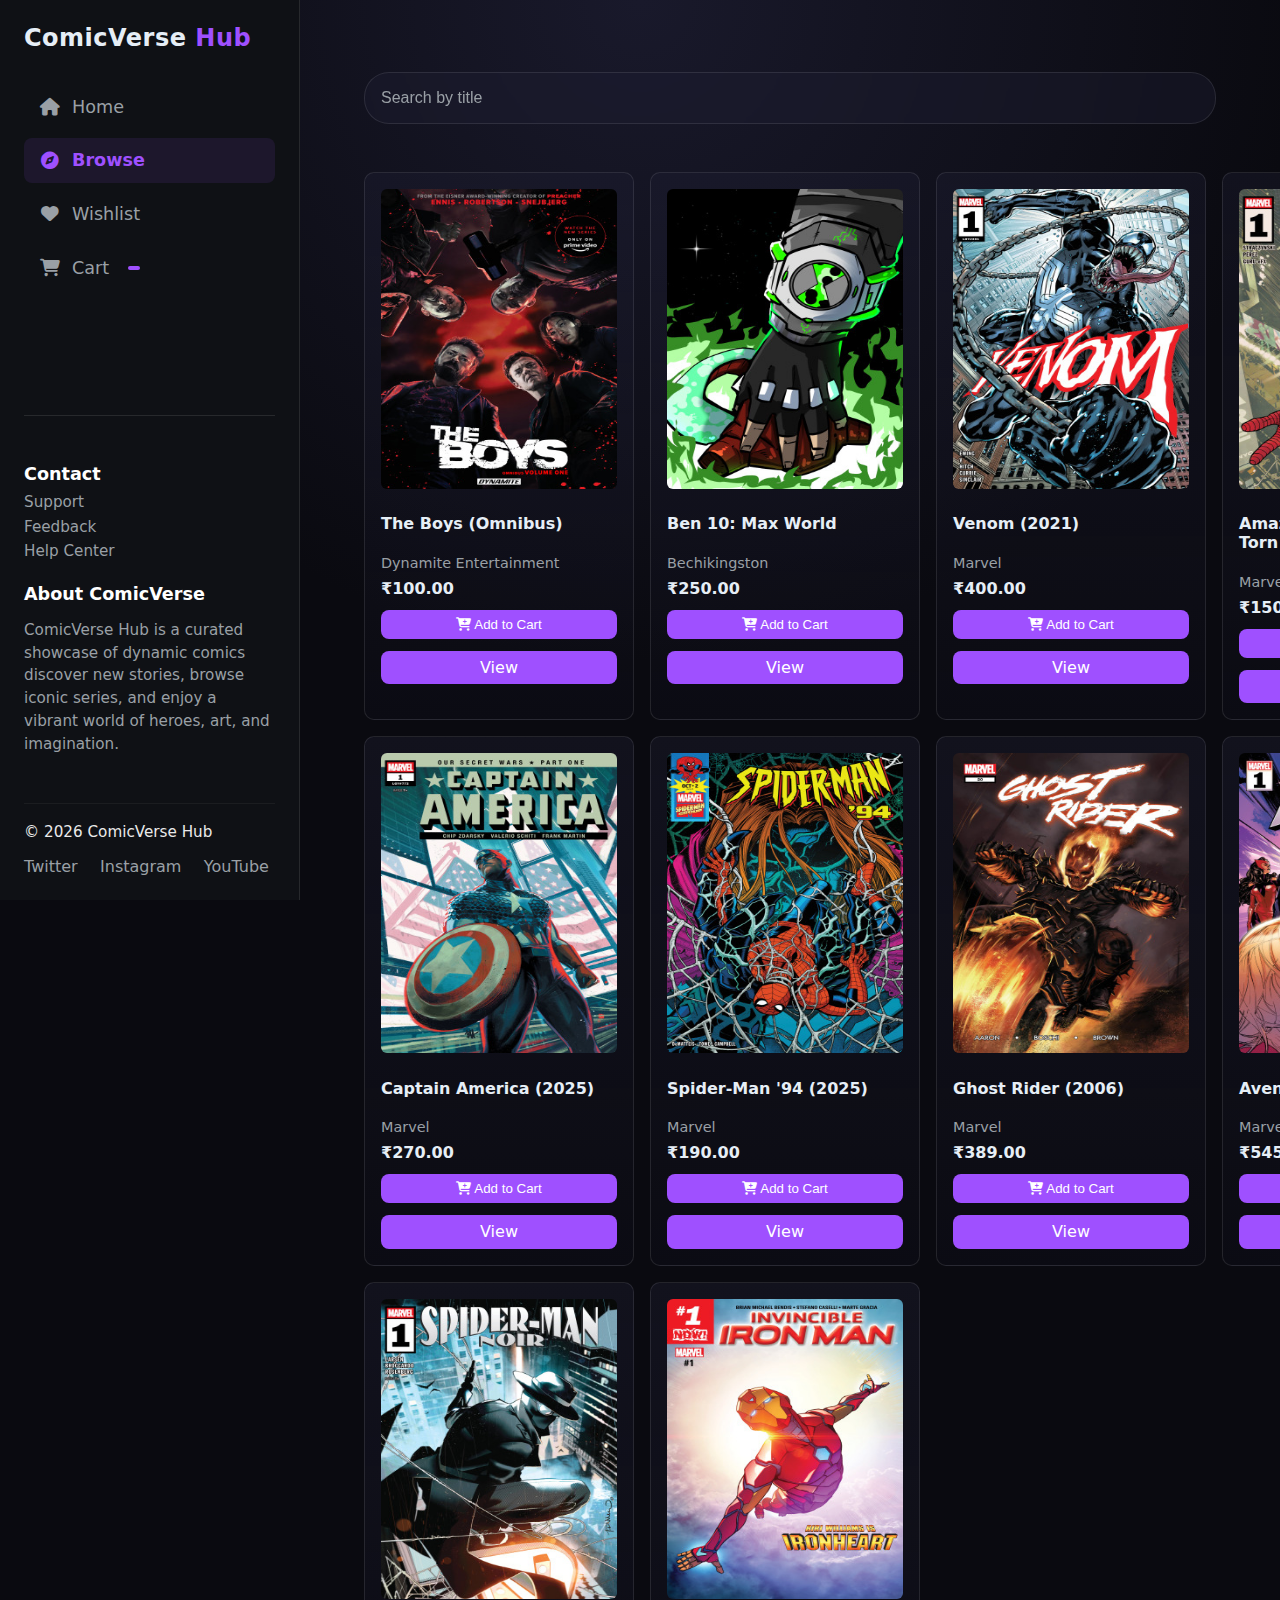
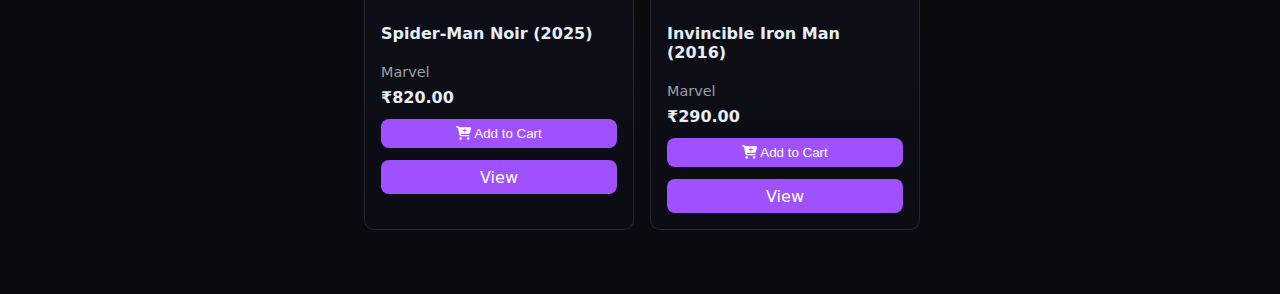
<file: browse.html>
<!doctype html>
<html lang="en">

<head>
  <meta charset="utf-8" />
  <meta name="viewport" content="width=device-width,initial-scale=1" />
  <title>ComicVerse Hub — Browse</title>

  <link rel="stylesheet" href="https://cdnjs.cloudflare.com/ajax/libs/font-awesome/6.5.0/css/all.min.css"
    crossorigin="anonymous">

  <link rel="stylesheet" href="css/main.css" />
  <link rel="stylesheet" href="css/browse.css">
</head>

<body class="page-browse">

  <main class="container">

    <section class="section browse-header">
      <input id="searchInput" class="search-box" placeholder="Search by title" />
    </section>

    <section class="section">
      <div id="catalogGrid" class="grid grid--comics"></div>
    </section>

  </main>

  <div id="toast-root" aria-live="polite" aria-atomic="true"></div>

  <script src="comics.js"></script>
  <script src="js/cart.js"></script>
  <script src="js/wishlist.js"></script>
  <script src="js/toast.js"></script>
  <script src="js/app.js"></script>
  <script src="js/nav.js"></script>
  <script src="js/browse.js"></script>
  <script src="js/add-to-cart.js"></script>

</body>

</html>
</file>
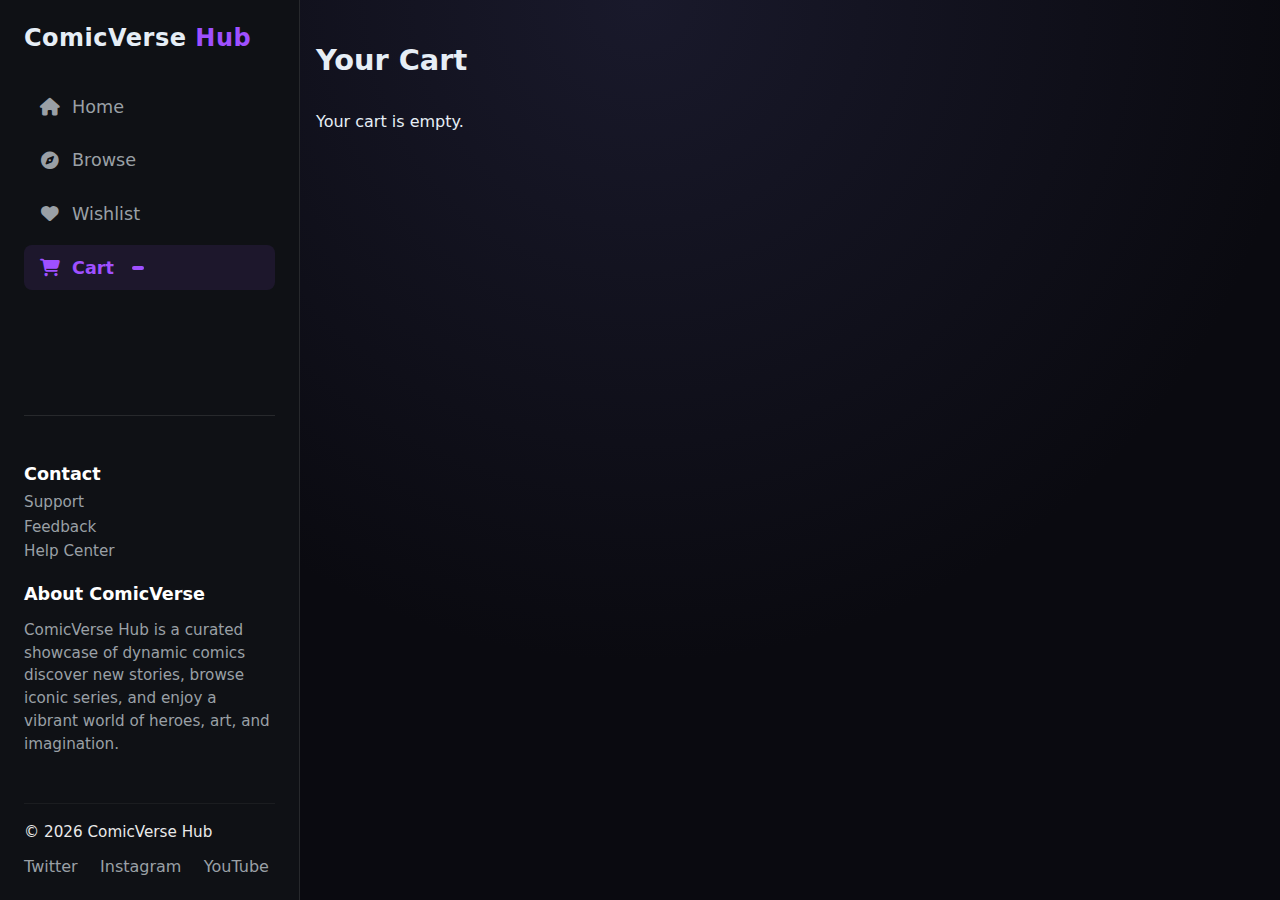
<file: cart.html>
<!doctype html>
<html lang="en">

<head>
  <meta charset="utf-8" />
  <meta name="viewport" content="width=device-width,initial-scale=1" />
  <title>ComicVerse Hub — Cart</title>
  <link rel="stylesheet" href="https://cdnjs.cloudflare.com/ajax/libs/font-awesome/6.5.0/css/all.min.css"
    crossorigin="anonymous">
  <link rel="stylesheet" href="css/main.css" />
  <link rel="stylesheet" href="css/browse.css">
</head>

<body class="page-cart">

  <main class="container">
    <h1>Your Cart</h1>
    <div id="cart-items" class="grid grid--comics"></div>
    <div id="cart-summary" style="margin-top:1rem"></div>
  </main>

  <div id="toast-root" aria-live="polite" aria-atomic="true"></div>

  <script src="comics.js"></script>
  <script src="js/cart.js"></script>
  <script src="js/toast.js"></script>
  <script src="js/app.js"></script>
  <script src="js/nav.js"></script>
  <script src="js/add-to-cart.js"></script>
  <script>
    // FOOTER YEAR SCRIPT REMOVED

    function renderCart() {
      const { items } = Cart.load();
      const list = document.getElementById("cart-items");
      const summary = document.getElementById("cart-summary");

      list.innerHTML = "";
      summary.innerHTML = "";

      if (!items.length) {
        list.innerHTML = "<p>Your cart is empty.</p>";
        return;
      }

      let total = 0;

      items.forEach(item => {
        const comic = COMICS.find(c => c.id === item.id);
        if (!comic) return;

        const subtotal = comic.price * item.qty;
        total += subtotal;

        const row = document.createElement("div");
        row.className = "card"; // Using .card style for consistency

        row.innerHTML = `
      <img src="${comic.img}">
      <div class="meta">
        <h4>${comic.title}</h4>
        <p>Price: ₹${comic.price.toFixed(2)}</p>

        <label>Qty:
          <input type="number" min="1" value="${item.qty}" data-id="${item.id}" class="qty-input" />
        </label>

        <button class="btn btn-ghost remove " data-id="${item.id}" style="width: 100%; border-color: #f88; color: #f88;">
          <i class="fa-solid fa-trash"></i> Remove
        </button>
      </div>
    `;

        list.appendChild(row);
      });

      summary.innerHTML = `<h3>Total: ₹${total.toFixed(2)}</h3>
  <button id="checkout" class="btn">Checkout</button>`;

      document.querySelectorAll(".qty-input").forEach(input => {
        input.addEventListener("input", e => {
          const id = e.target.dataset.id;
          Cart.update(id, Number(e.target.value));
          renderCart();
          updateCartBadge();
        });
      });

      document.querySelectorAll(".remove").forEach(btn => {
        btn.addEventListener("click", e => {
          const id = e.target.closest("button").dataset.id;
          Cart.remove(id);
          renderCart();
          updateCartBadge();
        });
      });

      document.getElementById("checkout").addEventListener("click", () => {
        Cart.clear();
        renderCart();
        updateCartBadge();
        Toast.show("Thank You!Order Placed", { icon: "fa-solid fa-check" });
      });
    }

    document.addEventListener("DOMContentLoaded", () => {
      renderCart();
      // updateCartBadge() is in nav.js, but we call it here again
      // after cart actions.
      if (typeof updateCartBadge === 'function') {
        updateCartBadge();
      }
    });
  </script>


</body>

</html>
</file>
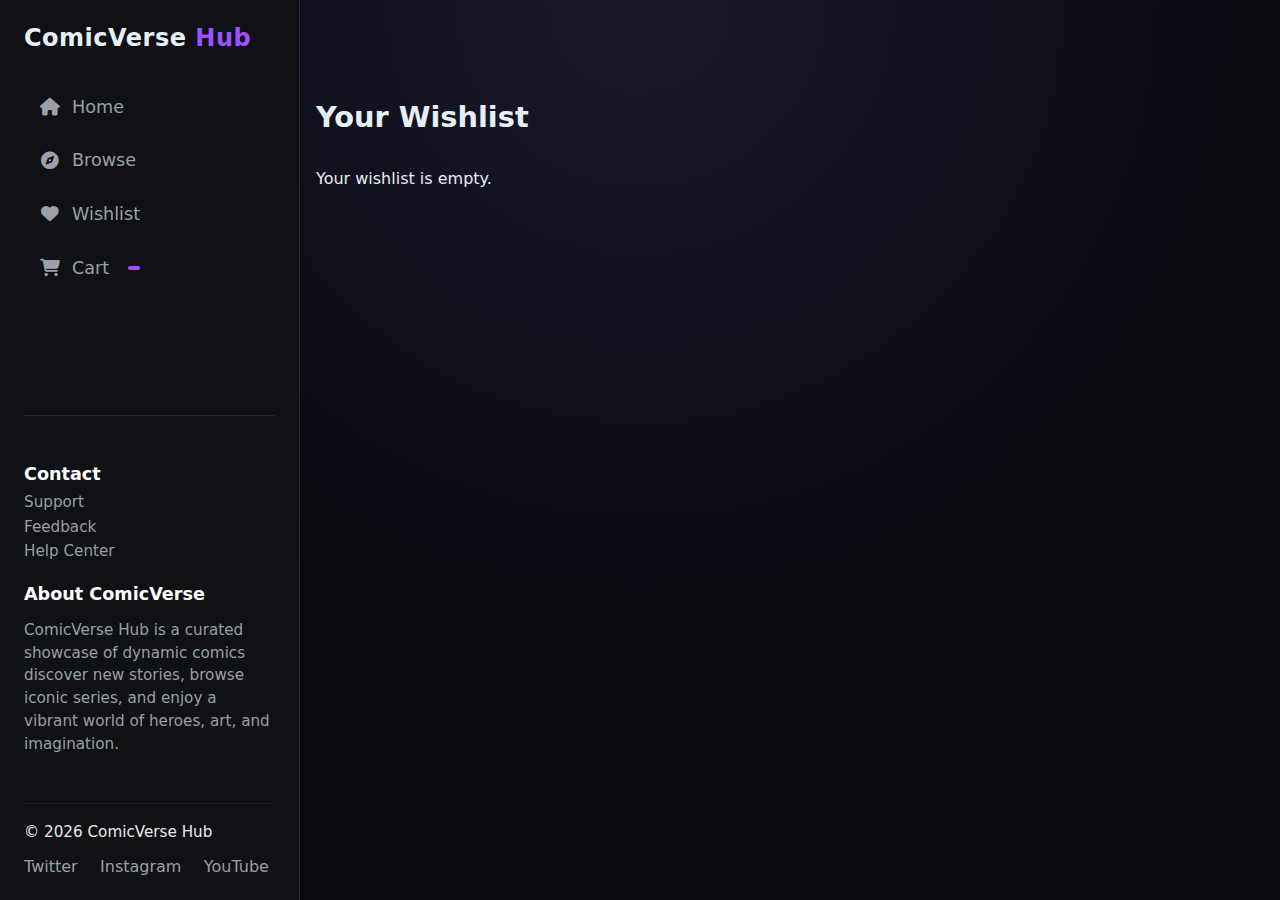
<file: wishlist.html>
<!doctype html>
<html lang="en">

<head>
    <meta charset="utf-8" />
    <meta name="viewport" content="width=device-width,initial-scale=1" />
    <title>ComicVerse Hub — Wishlist</title>
    <link rel="stylesheet" href="https://cdnjs.cloudflare.com/ajax/libs/font-awesome/6.5.0/css/all.min.css"
        crossorigin="anonymous">
    <link rel="stylesheet" href="css/main.css" />
    <link rel="stylesheet" href="css/browse.css">
</head>

<body class="page-cart">
    <header class="nav">
        <div class="nav-inner">
            <nav class="nav-links nav-links--left" aria-label="Main">
                <a href="index.html">Home</a>
                <a href="browse.html">Browse</a>
            </nav>

            <div class="logo">
                <a href="index.html">ComicVerse <span class="accent">Hub</span></a>
            </div>

            <nav class="nav-links nav-links--right" aria-label="User">
                <a href="wishlist.html" class="active">Wishlist</a>
                <a href="cart.html">Cart <span id="cart-badge" class="badge"></span></a>
            </nav>
        </div>
    </header>

    <main class="container">
        <h1>Your Wishlist</h1>
        <div id="wishlist-items" class="grid grid--comics"></div>
    </main>

    <footer class="footer container">
        
    </footer>

    <div id="toast-root" aria-live="polite" aria-atomic="true"></div>

    <script src="comics.js"></script>
    <script src="js/cart.js"></script>
    <script src="js/wishlist.js"></script>
    <script src="js/toast.js"></script>
    <script src="js/nav.js"></script>
    <script src="js/app.js"></script>
    <script src="js/add-to-cart.js"></script>

    <script>
        // Script to render the wishlist items
        function renderWishlist() {
            const itemIds = Wishlist.load(); // Assumes Wishlist.load() returns an array of IDs
            const list = document.getElementById("wishlist-items");
            list.innerHTML = "";

            if (!itemIds.length) {
                list.innerHTML = "<p>Your wishlist is empty.</p>";
                return;
            }

            itemIds.forEach(id => {
                const comic = COMICS.find(c => c.id === id);
                if (!comic) return;

                const card = document.createElement("article");
                card.className = "card";

                // Using the same card layout from index.html
                card.innerHTML = `
        <img loading="lazy" src="${comic.img}" alt="${comic.title}">
        <div class="meta">
          <div class="title-row">
            <h4>${comic.title}</h4>
            <button class="heart-btn" data-id="${comic.id}" onclick="toggleWishlistItem(this, '${comic.id}')">
              <i class="fa-solid fa-heart" style="color: var(--accent);"></i>
            </button>
          </div>
          <div class="muted">${comic.publisher} • ${new Date(comic.release_date).getFullYear()}</div>
          <div style="margin-top:.5rem"><strong>$${comic.price.toFixed(2)}</strong></div>
          <a class="btn btn-view-full" href="comic-detail.html?id=${comic.id}">View</a>
        </div>
      `;
                list.appendChild(card);
            });
        }

        // Helper function to handle the click and re-render
        function toggleWishlistItem(btn, id) {
            Wishlist.toggle(id); // Toggle the item
            Toast.show("Removed from Wishlist", { icon: "fa-solid fa-trash" });
            renderWishlist();     // Re-render the list
        }

        document.addEventListener("DOMContentLoaded", () => {
            renderWishlist();
            updateCartBadge(); // Keep the cart badge in sync
        });
    </script>

</body>

</html>
</file>
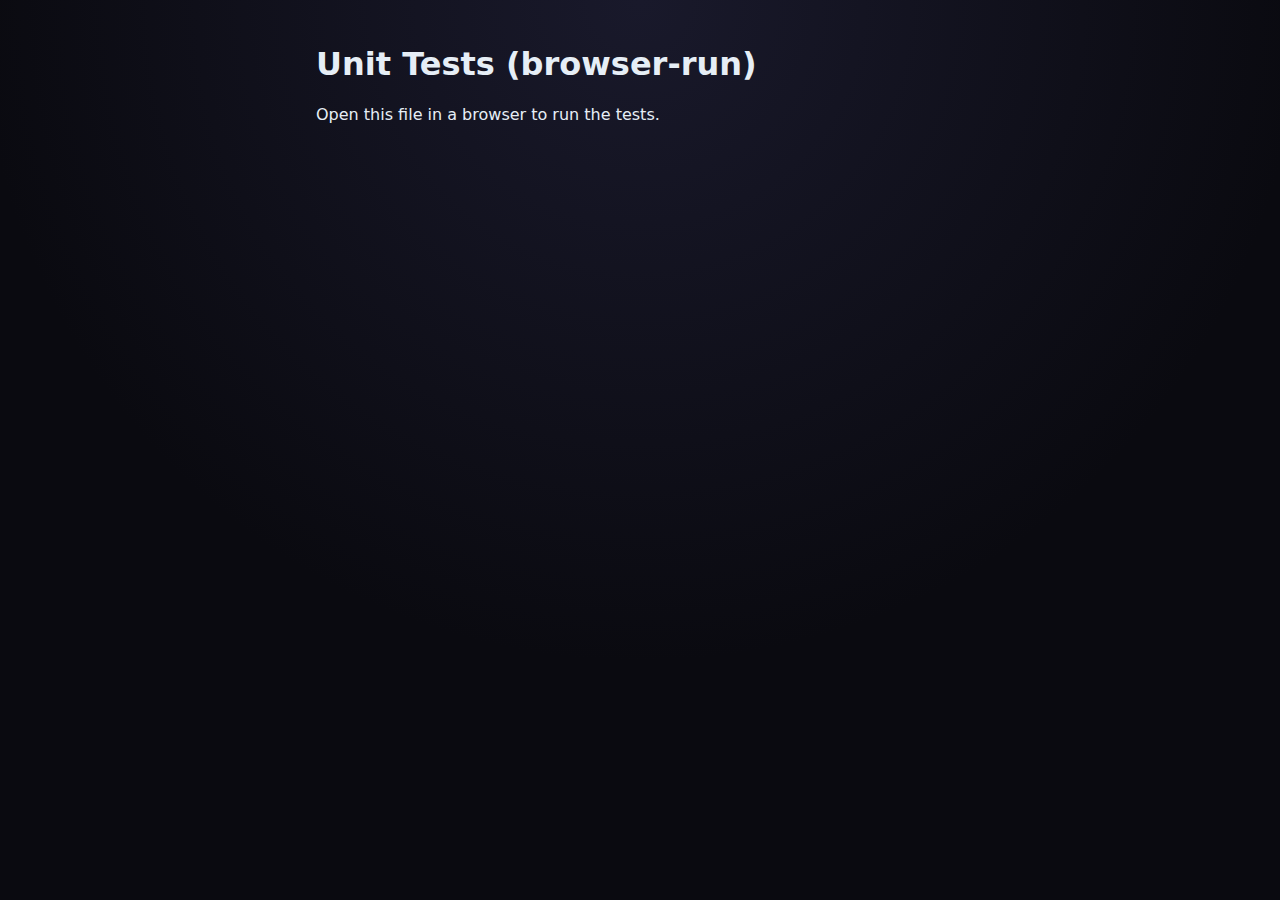
<file: tests/tests.html>
<!doctype html>
<html lang="en">
<head><meta charset="utf-8"><meta name="viewport" content="width=device-width,initial-scale=1"><title>Tests — ComicVerse</title>
<link rel="stylesheet" href="../css/main.css">
</head>
<body>
  <main class="container">
    <h1>Unit Tests (browser-run)</h1>
    <div id="results"></div>
    <p>Open this file in a browser to run the tests.</p>
  </main>
  <script src="../comics.js"></script>
  <script src="../js/cart.js"></script>
  <script src="../js/app.js"></script>
  <script>
    (function(){
      const results = document.getElementById('results');
      function assert(cond, message){
        const el = document.createElement('div');
        el.textContent = (cond ? '✅ ' : '❌ ') + message;
        el.style.padding = '6px';
        results.appendChild(el);
        if(!cond) el.style.background = '#3b0b0b';
      }

      // Test 1: findComicById
      const c = window.__AppHelpers.findComicById('001');
      assert(c && c.id==='001', 'findComicById should return comic with id 001');

      // Test 2: cart add & total calculation
      Cart.clear();
      Cart.add('001', 2);
      Cart.add('002', 1);
      const total = window.__AppHelpers.calculateCartTotal(Cart.load());
      const expected = (COMICS.find(x=>x.id==='001').price * 2) + (COMICS.find(x=>x.id==='002').price * 1);
      assert(Math.abs(total - expected) < 0.001, 'calculateCartTotal should compute correct total');

      // Test 3: wishlist persistence
      localStorage.removeItem('comicverse_wishlist_v1');
      Wishlist.toggle('001');
      assert(Wishlist.has('001'), 'Wishlist.toggle should add id');
      Wishlist.toggle('001');
      assert(!Wishlist.has('001'), 'Wishlist.toggle should remove id');
    })();
  </script>
</body>
</html>
</file>
<file: css/main.css>
/* main.css - NEW SIDEBAR LAYOUT */
:root {
  --bg: #0a0a10;
  --card: #0f1115;
  --accent: #9f50ff;
  --muted: #9aa0a6;
  --glass: rgba(255, 255, 255, 0.03);
  --max-width: 1200px;
  --sidebar-width: 300px;
  /* Width of the new sidebar */
}

* {
  box-sizing: border-box;
}

html {
  height: 100%;
}

body {
  height: 100%;
  margin: 0;
  font-family: Inter, system-ui, -apple-system, 'Segoe UI', Roboto, 'Helvetica Neue', Arial;
  color: #e6eef6;
  background-color: var(--bg);
  background-image: radial-gradient(circle at top center, rgba(40, 40, 70, 0.5), transparent 60%);
  background-attachment: fixed;
}

.container {
  max-width: var(--max-width);
  margin: 0 auto;
  padding: 1rem;
}

/* === NEW HAMBURGER BUTTON === */
.hamburger-btn {
  position: fixed;
  top: 1.25rem;
  left: 1.25rem;
  z-index: 1001;
  background: rgba(30, 30, 50, 0.6);
  backdrop-filter: blur(8px);
  border: 1px solid rgba(255, 255, 255, 0.1);
  color: #fff;
  width: 45px;
  height: 45px;
  border-radius: 50%;
  font-size: 1.2rem;
  cursor: pointer;
  display: grid;
  place-items: center;
  transition: all 0.2s ease;
}

.hamburger-btn:hover {
  background: var(--accent);
  border-color: var(--accent);
  transform: scale(1.1);
}

/* === NEW OVERLAY === */
.overlay {
  position: fixed;
  top: 0;
  left: 0;
  width: 100vw;
  height: 100vh;
  background: rgba(0, 0, 0, 0.6);
  z-index: 999;
  opacity: 0;
  pointer-events: none;
  transition: opacity 0.3s ease-in-out;
}

.overlay.open {
  opacity: 1;
  pointer-events: auto;
}

/* === NEW SIDEBAR === */
.sidebar {
  position: fixed;
  top: 0;
  left: 0;
  height: 100%;
  width: var(--sidebar-width);
  background: #0f1115;
  z-index: 1000;
  border-right: 1px solid rgba(255, 255, 255, 0.1);
  transform: translateX(-100%);
  transition: transform 0.3s ease-in-out;
  display: flex;
  flex-direction: column;
}

.sidebar.open {
  transform: translateX(0);
  box-shadow: 10px 0 30px rgba(0, 0, 0, 0.3);
}

.sidebar-inner {
  padding: 1.5rem;
  display: flex;
  flex-direction: column;
  height: 100%;
  overflow-y: auto;
  /* Allow sidebar to scroll if content is long */
}

.sidebar-logo {
  font-weight: 700;
  font-size: x-large;
  letter-spacing: .5px;
  margin-bottom: 2rem;
}

.sidebar-logo .accent {
  color: var(--accent);
}

/* Sidebar Navigation */
.sidebar-nav {
  display: flex;
  flex-direction: column;
  gap: 0.5rem;
  flex-grow: 1;
  /* Pushes footer to the bottom */
}

.sidebar-nav a {
  color: var(--muted);
  text-decoration: none;
  padding: 0.8rem 1rem;
  border-radius: 8px;
  font-size: 1.1rem;
  display: flex;
  align-items: center;
  gap: 0.75rem;
  transition: color 0.2s ease, background-color 0.2s ease;
}

.sidebar-nav a .fa-solid {
  width: 20px;
  /* Aligns text */
  text-align: center;
}

.sidebar-nav a:hover {
  color: #fff;
  background: var(--glass);
}

.sidebar-nav a.active {
  color: var(--accent);
  font-weight: 600;
  background-color: rgba(159, 80, 255, 0.1);
}

/* Sidebar Footer (Repurposed Footer) */
.sidebar-footer {
  margin-top: 2rem;
  border-top: 1px solid rgba(255, 255, 255, 0.1);
  padding-top: 1.5rem;
}

.footer-grid {
  display: grid;
  gap: 2rem;
  grid-template-columns: 1fr;
  /* Stack vertically in sidebar */
}

.footer-section h4 {
  color: #fff;
  margin-bottom: .6rem;
  font-size: 1.1rem;
  font-weight: 600;
}

.footer-section p {
  color: var(--muted);
  line-height: 1.5;
  font-size: .95rem;
}

.footer-links {
  display: flex;
  flex-direction: column;
  gap: .4rem;
  margin-top: .3rem;
}

.footer-links a {
  color: var(--muted);
  text-decoration: none;
  font-size: .95rem;
  transition: color .2s ease, transform .2s ease;
}

.footer-links a:hover {
  color: var(--accent);
  transform: translateX(3px);
}

.footer-bottom {
  display: flex;
  flex-direction: column;
  gap: 1rem;
  border-top: 1px solid rgba(255, 255, 255, 0.05);
  margin-top: 2rem;
  padding-top: 1.2rem;
  text-align: left;
  /* Changed from center */
}

.footer-bottom p {
  margin: 0;
  color: #eaeaea;
  font-size: .95rem;
}

.social-inline {
  display: flex;
  justify-content: flex-start;
  /* Changed from center */
  gap: 1.4rem;
}

.social-inline a {
  color: var(--muted);
  text-decoration: none;
  transition: color .2s, transform .2s;
}

.social-inline a:hover {
  color: var(--accent);
  transform: translateY(-2px);
}


/* === MAIN CONTENT ADJUSTMENT === */
main.container {
  padding-top: 4.5rem;
  /* Give space for the fixed hamburger button */
}

.head {
  color: #e6eef6;
  font-size: x-large;
  font-weight: 600;
  padding-bottom: 10px;
}

/* === OLD HEADER AND FOOTER (REMOVED) === */
/* All 'header.nav' and 'footer-base' styles are gone */


/* === CARD STYLES (Unchanged) === */
.hero {
  display: grid;
  gap: 1rem;
  padding: 1rem;
  margin: 1rem;
}

.carousel {
  height: 320px;
  border-radius: 25px;
  overflow: hidden;
  position: relative;
}

.carousel .slide {
  position: absolute;
  inset: 0;
  opacity: 0;
  transform: scale(1.02);
  transition: opacity .3s ease, transform .3s ease;
}

.carousel .slide.active {
  opacity: 1;
  transform: scale(1);
}

.carousel img {
  width: 100%;
  height: 100%;
  object-fit: cover;
}

@keyframes float {
  0% {
    transform: translateY(0px);
  }

  50% {
    transform: translateY(-6px);
  }

  100% {
    transform: translateY(0px);
  }
}

.accent-float {
  animation: float 3.6s ease-in-out infinite;
}

.section {
  margin: 3rem;
}

.grid {
  display: grid;
  gap: 1rem;
}

.card {
  background: linear-gradient(180deg, rgba(30, 30, 50, 0.4), rgba(30, 30, 50, 0.1));
  border: 1px solid rgba(255, 255, 255, 0.1);
  padding: 1rem;
  border-radius: 10px;
  justify-content: right;
  transition: transform .18s ease, box-shadow .18s ease, border-color 0.18s ease;
}

.card:hover {
  transform: translateY(-6px) scale(1.01);
  box-shadow: 0 6px 18px rgba(0, 0, 0, 0.6);
  border-color: var(--accent);
}

.card img {
  width: 236px;
  height: 300px;
  object-fit: fill;
  border-radius: 6px;
  transition: transform .25s ease;
}

.card img:hover {
  transform: scale(1.06) rotate(-1deg);
}

.card .meta {
  margin-top: 8px;
  justify-content: space-between;
}

.card h4 {
  font-size: 1rem;
  font-weight: 600;
}

.muted {
  color: var(--muted);
  font-size: .9rem;
}

.cart-clicked {
  transform: scale(0.9);
  transition: transform 0.15s ease;
}

.title-row {
  display: flex;
  align-items: center;
  justify-content: space-between;
}

.heart-btn {
  background: transparent;
  border: none;
  color: var(--muted);
  cursor: pointer;
  font-size: 1.2rem;
  padding: .3rem;
  transition: transform .15s ease, color .15s ease;
}

.heart-btn:hover {
  color: var(--accent);
  transform: scale(1.15);
}

.btn-view-full {
  display: block;
  width: 236px;
  text-align: center;
  margin-top: .75rem;
}

.btn-view-full:hover {
  transform: translate(1px, -1px) scale(1.02);
}

.btn {
  background: var(--accent);
  text-decoration: none;
  color: #fff;
  padding: .45rem .6rem;
  border-radius: 8px;
  border: none;
  cursor: pointer;
  transition: transform 0.2s ease, box-shadow 0.2s ease;
}

.btn:hover {
  transform: translateY(-2px);
  box-shadow: 0 4px 15px rgba(159, 80, 255, 0.3);
}

.btn-ghost {
  margin-top: 0.75rem;
  background: transparent;
  width: 236px;
  border: 1px solid rgba(255, 255, 255, 0.2);
  color: var(--muted);
  transition: all 0.2s ease;
}

.btn-ghost:hover {
  margin-top: 0.75rem;
  background: rgba(255, 255, 255, 0.05);
  transform: translate(0, -1px) scale(1.01);
  width: 236px;
  border: 1px solid var(--accent);
  color: var(--accent);
}

.qty-input {
  width: 60px;
  padding: .4rem;
  border-radius: 8px;
  border: 1px solid rgba(255, 255, 255, 0.2);
  background: rgba(30, 30, 50, 0.4);
  backdrop-filter: blur(2px);
  color: #e6eef6;
  font-size: 1rem;
  transition: border 0.2s ease, box-shadow 0.2s ease;
}

.qty-input:focus {
  outline: none;
  border-color: var(--accent);
  box-shadow: 0 0 8px rgba(159, 80, 255, 0.5);
}

.badge {
  background: var(--accent);
  color: #fff;
  padding: 2px 6px;
  border-radius: 999px;
  font-size: .8rem;
  margin-left: .4rem;
}

.detail-grid {
  display: grid;
  grid-template-columns: 1fr;
  gap: 1rem;
  align-items: start;
}

.cover img {
  width: 100%;
  max-width: 320px;
  border-radius: 10px;
  transition: transform .35s ease;
}

.cover img:hover {
  transform: scale(1.06);
}

.info h1 {
  margin-top: 0;
}

.cover img {
  transform-origin: center;
  transition: transform .25s cubic-bezier(.2, .8, .2, 1);
}

.cover img:hover {
  transform: perspective(600px) translateZ(6px) scale(1.04);
}

#toast-root {
  top:1rem;
  left: 50%;
  transform: translateX(-50%);
  position: fixed;
  display: flex;
  flex-direction: column;
  align-items: center;
  z-index: 9999;
}

.toast {
  background: linear-gradient(180deg, #111216, #0d0d12);
  color: #eaf6ff;
  padding: .6rem .9rem;
  border-radius: 10px;
  display: flex;
  gap: .6rem;
  align-items: center;
  box-shadow: 0 8px 30px rgba(0, 0, 0, 0.6);
  opacity: 0;
  transform: translateY(8px);
  transition: opacity .25s ease, transform .25s ease;
}

.toast.show {
  opacity: 1;
  transform: translateY(0);
}

.toast .icon {
  width: 28px;
  height: 28px;
  display: grid;
  place-items: center;
}

.fa-heart {
  transition: transform .18s ease, color .18s ease;
}

.fa-heart.animated {
  transform: scale(1.15);
}

@keyframes pulse {
  0% {
    transform: scale(1);
  }

  50% {
    transform: scale(1.02);
  }

  100% {
    transform: scale(1);
  }
}

.pulse-slow {
  animation: pulse 4s ease-in-out infinite;
}

@media(min-width:720px) {
  .grid--comics {
    grid-template-columns: repeat(3, 1fr);
  }

  .hero .carousel {
    height: 620px;
  }

  .detail-grid {
    grid-template-columns: 320px 1fr;
  }
}

@media(min-width:1000px) {
  .grid--comics {
    grid-template-columns: repeat(4, .8fr);
  }
}

/* CART PAGE STYLES */
.page-cart h1 {
  font-size: 1.8rem;
  margin-bottom: 1.2rem;
  font-weight: 700;
}

.cart-grid {
  display: grid;
  gap: 1rem;
}

.cart-card {
  display: flex;
  gap: 1rem;
  background: linear-gradient(180deg, rgba(255, 255, 255, 0.05), rgba(255, 255, 255, 0.01));
  padding: 1rem;
  border-radius: 14px;
  align-items: center;
  transition: transform .2s ease, box-shadow .2s ease;
}

.cart-card:hover {
  transform: translateY(-4px);
  box-shadow: 0 12px 30px rgba(0, 0, 0, 0.45);
}

.cart-card img {
  width: 120px;
  height: 175px;
  object-fit: cover;
  border-radius: 10px;
  flex-shrink: 0;
}

.cart-meta {
  flex: 1;
}

.cart-meta h4 {
  margin: 0 0 .4rem 0;
  font-size: 1.1rem;
}

.cart-meta .price {
  margin: .2rem 0;
  font-size: 1.1rem;
  font-weight: 600;
  color: var(--accent);
}

.remove-btn {
  background: transparent;
  border: 1px solid rgba(255, 255, 255, 0.08);
  color: #f88;
  padding: .45rem .7rem;
  border-radius: 8px;
  cursor: pointer;
  transition: background .2s ease, transform .2s ease;
}

.remove-btn:hover {
  background: rgba(255, 50, 50, 0.15);
  transform: translateY(-2px);
}

.remove-btn i {
  margin-right: .3rem;
}

.cart-summary-box {
  background: linear-gradient(180deg, rgba(255, 255, 255, 0.04), rgba(255, 255, 255, 0.02));
  padding: 1rem;
  border-radius: 14px;
  margin-top: 1rem;
  text-align: right;
}

.cart-summary-box h3 {
  margin-bottom: 1rem;
  font-size: 1.4rem;
}

.checkout-btn {
  background: var(--accent);
  color: #fff;
  padding: .6rem 1.1rem;
  border-radius: 10px;
  border: none;
  cursor: pointer;
  transition: transform .2s ease, box-shadow .2s ease;
}

.checkout-btn:hover {
  transform: translateY(-3px);
  box-shadow: 0 12px 20px rgba(159, 80, 255, 0.4);
}

.empty-cart {
  text-align: center;
  padding: 2rem 0;
  opacity: .7;
  font-size: 1.1rem;
}

/* === NEW: Permanent Desktop Sidebar === */

/* On screens wider than 1024px... */
@media (min-width: 1024px) {

  /* 1. Hide the hamburger button and overlay */
  .hamburger-btn,
  .overlay {
    display: none;
  }

  /* 2. Make the sidebar permanently visible */
  .sidebar {
    transform: translateX(0);
    box-shadow: none;
    /* No shadow needed when it's static */
  }

  /* 3. Push the main content over to make space */
  main.container {
    /* The container's max-width now *includes* the sidebar */
    max-width: calc(var(--max-width) + var(--sidebar-width));

    /* It's still centered */
    margin: 0 auto;

    /* But its internal padding pushes content over */
    padding-left: calc(var(--sidebar-width) + 1rem);
    /* sidebar width + original 1rem padding */

    /* Keep original padding for other sides */
    padding-right: 1rem;
    padding-bottom: 1rem;
    padding-top: 1.5rem;
    /* Reset top padding */
  }
}

/* Responsive Sidebar - Hide on extra-wide screens? */
/* No, for now it's a permanent off-canvas menu. */

/* Adjust main content if sidebar were permanently open */
/*
@media (min-width: 1300px) {
  .sidebar {
    transform: translateX(0);
  }
  main.container {
    margin-left: var(--sidebar-width);
  }
  .hamburger-btn {
    display: none;
  }
}
*/
</file>
<file: css/browse.css>
/* ===== Browse Page Layout ===== */

.browse-header {
  display: flex;
  gap: 0.75rem;
  align-items: center;
  justify-content: space-between;
  margin-bottom: 1.5rem;
  flex-wrap: wrap;
}

/* === UPDATED Search Input === */
.search-box {
  flex: 1;
  background: rgba(30, 30, 50, 0.4);
  /* Matched new card bg */
  backdrop-filter: blur(5px);
  border: 1px solid rgba(255, 255, 255, 0.1);
  /* Matched new card border */
  padding: 1rem;
  border-radius: 25px;
  color: #e6eef6;
  font-size: 1rem;
  transition: border 0.2s ease, box-shadow 0.2s ease;
}

.search-box::placeholder {
  color: var(--muted);
}

.search-box:focus {
  outline: none;
  border-color: var(--accent);
  box-shadow: 0 0 8px rgba(159, 80, 255, 0.5);
  /* Matched new accent glow */
}

/* Sort Dropdown */
.sort-select {
  background: rgba(30, 30, 50, 0.4);
  /* Matched new card bg */
  backdrop-filter: blur(5px);
  border: 1px solid rgba(255, 255, 255, 0.1);
  padding: 1rem;
  border-radius: 25px;
  color: #e6eef6;
  font-size: 1rem;
  transition: border 0.2s ease, box-shadow 0.2s ease;
  opacity: 0;
  /* This was hidden, kept as is */
}

.sort-select:focus {
  outline: none;
  border-color: var(--accent);
  box-shadow: 0 0 8px rgba(159, 80, 255, 0.5);
  /* Matched new accent glow */
}

/* ===== Comic Grid Card Styles ===== */
/* Card styles are now in main.css for consistency, but we keep the grid layout */

.card {
  /* Most .card styles moved to main.css */
  /* This ensures browse cards and index cards look the same */
}

.card img {
  /* Styles in main.css */
}

.card-body {
  padding: 0.5rem 0.25rem 0;
}

.card-title {
  color: #fff;
  font-size: 1rem;
  font-weight: 600;
  margin-bottom: 0.25rem;
}

.chip {
  display: inline-block;
  background: rgba(255, 255, 255, 0.06);
  padding: 2px 8px;
  border-radius: 8px;
  font-size: 0.8rem;
  color: var(--muted);
  margin-bottom: 0.4rem;
}

.price {
  font-weight: bold;
  margin-top: 0.25rem;
  font-size: 0.95rem;
}

.grid--comics {
  grid-template-columns: repeat(4, 1fr);
  /* This will be overridden by main.css on larger screens */
}

/* ===== Responsive Improvements ===== */

@media (max-width: 600px) {
  .browse-header {
    flex-direction: column;
    align-items: stretch;
    gap: 0.5rem;
  }

  .clear-btn,
  .sort-select {
    width: 100%;
  }
}
</file>
